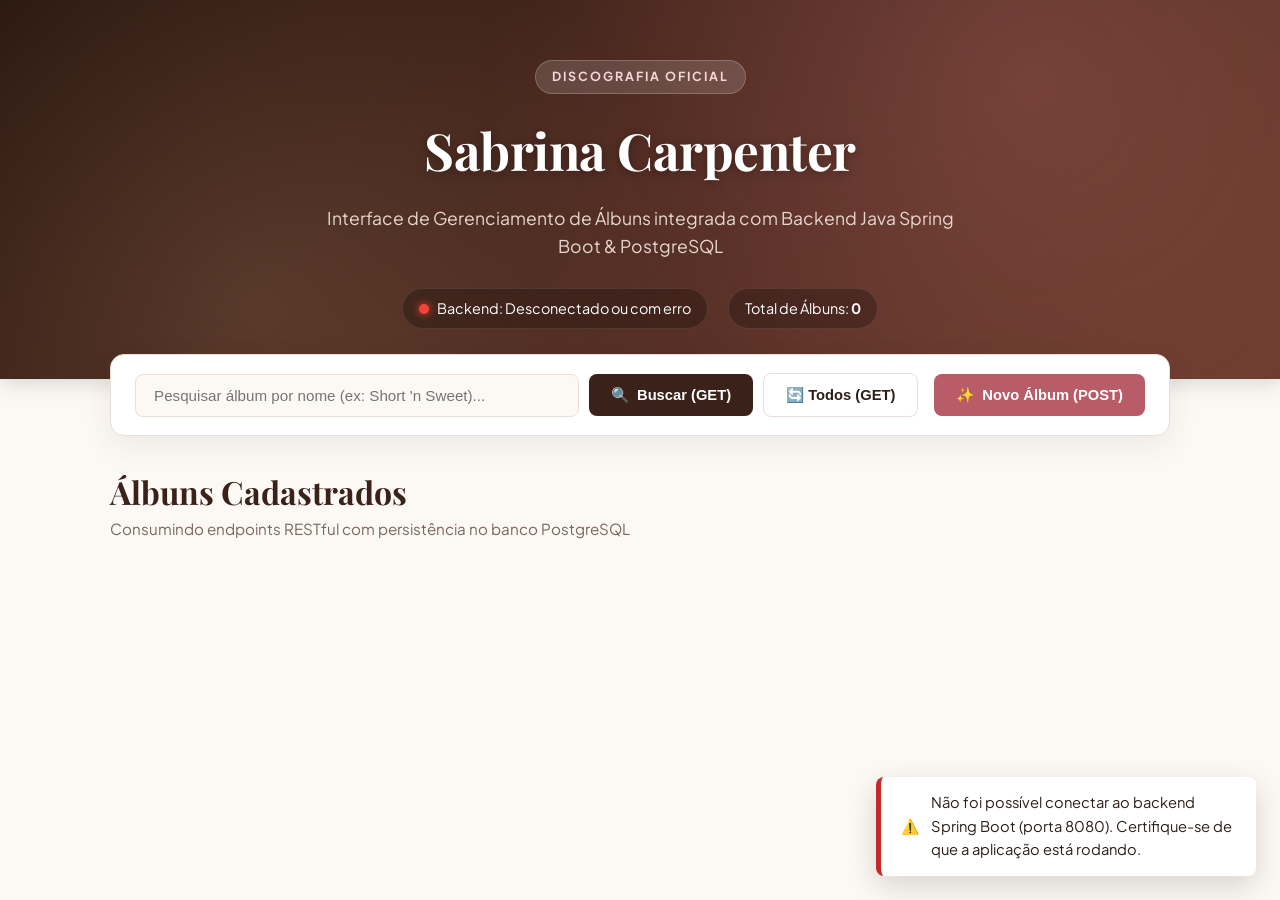
<file: frontend/index.html>
<!DOCTYPE html>
<html lang="pt-BR">
<head>
    <meta charset="UTF-8">
    <meta name="viewport" content="width=device-width, initial-scale=1.0">
    <title>Sabrina Carpenter • Discografia & Gestão de Álbuns</title>
    <link rel="preconnect" href="https://fonts.googleapis.com">
    <link rel="preconnect" href="https://fonts.gstatic.com" crossorigin>
    <link href="https://fonts.googleapis.com/css2?family=Playfair+Display:ital,wght@0,600;0,700;1,400&family=Plus+Jakarta+Sans:wght@400;500;600;700&display=swap" rel="stylesheet">
    <link rel="stylesheet" href="style.css">
</head>
<body>

    <!-- Topo / Header da Aplicação -->
    <header class="hero-header">
        <div class="hero-overlay"></div>
        <div class="hero-content">
            <span class="badge-artist">DISCOGRAFIA OFICIAL</span>
            <h1 class="hero-title">Sabrina Carpenter</h1>
            <p class="hero-subtitle">Interface de Gerenciamento de Álbuns integrada com Backend Java Spring Boot & PostgreSQL</p>
            
            <div class="status-bar">
                <div class="status-item">
                    <span class="status-dot"></span>
                    <span id="backendStatus">Backend: Conectado (Porta 8080)</span>
                </div>
                <div class="status-item">
                    <span>Total de Álbuns: <strong id="totalAlbunsCount">0</strong></span>
                </div>
            </div>
        </div>
    </header>

    <main class="container">

        <!-- Barra de Ações: Busca (GET por nome) e Novo Cadastro -->
        <section class="actions-section">
            <div class="search-box">
                <input type="text" id="inputBusca" placeholder="Pesquisar álbum por nome (ex: Short 'n Sweet)..." onkeypress="tratarEnterBusca(event)">
                <button class="btn btn-secondary" onclick="buscarAlbumPorNome()">
                    <span class="btn-icon">🔍</span> Buscar (GET)
                </button>
                <button class="btn btn-outline" onclick="listarTodosOsAlbuns()" title="Recarregar todos os álbuns">
                    🔄 Todos (GET)
                </button>
            </div>
            
            <button class="btn btn-primary" onclick="abrirModalFormulario()">
                <span class="btn-icon">✨</span> Novo Álbum (POST)
            </button>
        </section>

        <!-- Card de Destaque da Busca (se houver resultado específico) -->
        <section id="buscaResultadoContainer" class="search-result-container hidden">
            <div class="search-result-card">
                <div class="search-result-header">
                    <h3>🎯 Álbum Encontrado via <code>GET /album?nome=...</code></h3>
                    <button class="btn-close" onclick="fecharResultadoBusca()">&times;</button>
                </div>
                <div id="buscaResultadoConteudo" class="search-result-body"></div>
            </div>
        </section>

        <!-- Lista de Álbuns Cadastrados -->
        <section class="albums-section">
            <div class="section-header">
                <h2>Álbuns Cadastrados</h2>
                <p>Consumindo endpoints RESTful com persistência no banco PostgreSQL</p>
            </div>

            <!-- Loading Spinner -->
            <div id="loadingIndicator" class="loading-state">
                <div class="spinner"></div>
                <p>Carregando álbuns do backend...</p>
            </div>

            <!-- Grade de Álbuns -->
            <div id="albumsGrid" class="albums-grid"></div>

            <!-- Mensagem de Lista Vazia -->
            <div id="emptyState" class="empty-state hidden">
                <p>Nenhum álbum encontrado no banco de dados.</p>
                <button class="btn btn-primary" onclick="abrirModalFormulario()">Cadastrar o Primeiro Álbum</button>
            </div>
        </section>

    </main>

    <!-- Modal de Cadastro / Edição (POST / PUT) -->
    <div id="modalFormulario" class="modal-backdrop hidden">
        <div class="modal-window">
            <div class="modal-header">
                <h3 id="modalTitulo">Cadastrar Novo Álbum</h3>
                <button class="btn-close" onclick="fecharModalFormulario()">&times;</button>
            </div>
            
            <form id="albumForm" onsubmit="salvarOuAtualizarAlbum(event)">
                <input type="hidden" id="albumId">

                <div class="form-group">
                    <label for="nomeAlbum">Nome do Álbum *</label>
                    <input type="text" id="nomeAlbum" required placeholder="Ex: Short 'n Sweet">
                </div>

                <div class="form-row">
                    <div class="form-group">
                        <label for="anoLancamento">Ano de Lançamento</label>
                        <input type="number" id="anoLancamento" min="2000" max="2099" placeholder="Ex: 2024">
                    </div>

                    <div class="form-group">
                        <label for="numeroFaixas">Número de Faixas</label>
                        <input type="number" id="numeroFaixas" min="1" max="100" placeholder="Ex: 12">
                    </div>
                </div>

                <div class="form-row">
                    <div class="form-group">
                        <label for="genero">Gênero Musical</label>
                        <input type="text" id="genero" placeholder="Ex: Pop, Dance-pop">
                    </div>

                    <div class="form-group">
                        <label for="gravadora">Gravadora</label>
                        <input type="text" id="gravadora" placeholder="Ex: Island Records">
                    </div>
                </div>

                <div class="modal-footer">
                    <button type="button" class="btn btn-outline" onclick="fecharModalFormulario()">Cancelar</button>
                    <button type="submit" id="btnSubmitForm" class="btn btn-primary">
                        Salvar Álbum (POST)
                    </button>
                </div>
            </form>
        </div>
    </div>

    <!-- Container de Toasts / Mensagens Flutuantes -->
    <div id="toastContainer" class="toast-container"></div>

    <script src="app.js"></script>
</body>
</html>
</file>
<file: frontend/style.css>
:root {
    --bg-main: #fcf9f5;
    --bg-card: #ffffff;
    --text-primary: #2d1e18;
    --text-secondary: #7a665d;
    --accent: #b85d68;
    --accent-hover: #9e4a54;
    --accent-light: #f7e6e8;
    --espresso: #3a221b;
    --latte: #f3ece4;
    --border: #eadfd7;
    --success: #2e7d32;
    --danger: #c62828;
    --warning: #ef6c00;
    --info: #1565c0;
    --shadow: 0 10px 30px rgba(58, 34, 27, 0.08);
    --shadow-hover: 0 16px 36px rgba(58, 34, 27, 0.14);
    --radius-sm: 8px;
    --radius-md: 14px;
    --radius-lg: 22px;
    --transition: all 0.25s ease;
}

* {
    margin: 0;
    padding: 0;
    box-sizing: border-box;
}

body {
    font-family: 'Plus Jakarta Sans', -apple-system, BlinkMacSystemFont, 'Segoe UI', Roboto, sans-serif;
    background-color: var(--bg-main);
    color: var(--text-primary);
    line-height: 1.6;
    min-height: 100vh;
}

/* Header & Hero Section */
.hero-header {
    position: relative;
    background: linear-gradient(135deg, #2b1810 0%, #4a281e 50%, #68392b 100%);
    color: #ffffff;
    padding: 60px 24px 50px;
    overflow: hidden;
    box-shadow: 0 4px 20px rgba(0, 0, 0, 0.15);
}

.hero-overlay {
    position: absolute;
    top: 0;
    left: 0;
    width: 100%;
    height: 100%;
    background-image: radial-gradient(circle at 80% 20%, rgba(217, 124, 124, 0.25) 0%, transparent 50%),
                      radial-gradient(circle at 20% 80%, rgba(235, 185, 140, 0.15) 0%, transparent 40%);
    pointer-events: none;
}

.hero-content {
    position: relative;
    max-width: 1100px;
    margin: 0 auto;
    text-align: center;
}

.badge-artist {
    display: inline-block;
    padding: 6px 16px;
    background: rgba(255, 255, 255, 0.15);
    backdrop-filter: blur(8px);
    border: 1px solid rgba(255, 255, 255, 0.2);
    border-radius: 50px;
    font-size: 0.78rem;
    font-weight: 700;
    letter-spacing: 2px;
    margin-bottom: 16px;
    color: #f7d6d9;
}

.hero-title {
    font-family: 'Playfair Display', serif;
    font-size: 3.2rem;
    font-weight: 700;
    margin-bottom: 12px;
    letter-spacing: -0.5px;
    text-shadow: 0 2px 10px rgba(0, 0, 0, 0.3);
}

.hero-subtitle {
    font-size: 1.1rem;
    max-width: 650px;
    margin: 0 auto 28px;
    color: #e5d7cf;
}

.status-bar {
    display: flex;
    justify-content: center;
    align-items: center;
    gap: 20px;
    flex-wrap: wrap;
    font-size: 0.9rem;
}

.status-item {
    display: flex;
    align-items: center;
    gap: 8px;
    background: rgba(0, 0, 0, 0.25);
    padding: 8px 16px;
    border-radius: 30px;
    border: 1px solid rgba(255, 255, 255, 0.1);
}

.status-dot {
    width: 10px;
    height: 10px;
    border-radius: 50%;
    background-color: #4caf50;
    box-shadow: 0 0 8px #4caf50;
    display: inline-block;
}

.btn-info {
    background: rgba(255, 255, 255, 0.9);
    color: var(--espresso);
    border: none;
    padding: 8px 18px;
    border-radius: 30px;
    font-weight: 600;
    font-size: 0.88rem;
    cursor: pointer;
    transition: var(--transition);
}

.btn-info:hover {
    background: #ffffff;
    transform: translateY(-2px);
    box-shadow: 0 4px 12px rgba(0, 0, 0, 0.2);
}

/* Container */
.container {
    max-width: 1100px;
    margin: -25px auto 60px;
    padding: 0 20px;
    position: relative;
    z-index: 2;
}

/* Ações / Barra de Busca */
.actions-section {
    display: flex;
    justify-content: space-between;
    align-items: center;
    gap: 16px;
    background: var(--bg-card);
    padding: 18px 24px;
    border-radius: var(--radius-md);
    box-shadow: var(--shadow);
    border: 1px solid var(--border);
    margin-bottom: 30px;
    flex-wrap: wrap;
}

.search-box {
    display: flex;
    align-items: center;
    gap: 10px;
    flex: 1;
    min-width: 280px;
}

.search-box input {
    flex: 1;
    padding: 12px 18px;
    border: 1px solid var(--border);
    border-radius: var(--radius-sm);
    font-size: 0.95rem;
    outline: none;
    transition: var(--transition);
    background: var(--bg-main);
    color: var(--text-primary);
}

.search-box input:focus {
    border-color: var(--accent);
    box-shadow: 0 0 0 3px rgba(184, 93, 104, 0.15);
    background: #ffffff;
}

/* Botões */
.btn {
    display: inline-flex;
    align-items: center;
    justify-content: center;
    gap: 8px;
    padding: 12px 22px;
    border-radius: var(--radius-sm);
    font-weight: 600;
    font-size: 0.92rem;
    cursor: pointer;
    transition: var(--transition);
    border: none;
    text-decoration: none;
}

.btn-primary {
    background: var(--accent);
    color: #ffffff;
}

.btn-primary:hover {
    background: var(--accent-hover);
    transform: translateY(-1px);
    box-shadow: 0 4px 14px rgba(184, 93, 104, 0.35);
}

.btn-secondary {
    background: var(--espresso);
    color: #ffffff;
}

.btn-secondary:hover {
    background: #23120c;
    transform: translateY(-1px);
}

.btn-outline {
    background: transparent;
    border: 1px solid var(--border);
    color: var(--text-primary);
}

.btn-outline:hover {
    background: var(--latte);
    border-color: #d8c7bc;
}

.btn-danger {
    background: #ffebee;
    color: var(--danger);
    border: 1px solid #ffcdd2;
}

.btn-danger:hover {
    background: var(--danger);
    color: #ffffff;
}

.btn-sm {
    padding: 7px 14px;
    font-size: 0.82rem;
}

/* Card de Resultado de Busca */
.search-result-container {
    margin-bottom: 30px;
}

.search-result-card {
    background: #ffffff;
    border-left: 5px solid var(--accent);
    border-radius: var(--radius-md);
    padding: 24px;
    box-shadow: var(--shadow);
    border: 1px solid var(--border);
}

.search-result-header {
    display: flex;
    justify-content: space-between;
    align-items: center;
    margin-bottom: 16px;
    border-bottom: 1px solid var(--latte);
    padding-bottom: 10px;
}

.search-result-header h3 {
    font-size: 1.15rem;
    color: var(--espresso);
}

.search-result-header code {
    background: var(--latte);
    padding: 2px 8px;
    border-radius: 4px;
    font-size: 0.85rem;
}

/* Seção de Álbuns */
.section-header {
    margin-bottom: 24px;
}

.section-header h2 {
    font-family: 'Playfair Display', serif;
    font-size: 2rem;
    color: var(--espresso);
}

.section-header p {
    color: var(--text-secondary);
    font-size: 0.95rem;
}

.albums-grid {
    display: grid;
    grid-template-columns: repeat(auto-fill, minmax(320px, 1fr));
    gap: 24px;
}

/* Card de Álbum */
.album-card {
    background: var(--bg-card);
    border-radius: var(--radius-md);
    border: 1px solid var(--border);
    padding: 24px;
    box-shadow: var(--shadow);
    display: flex;
    flex-direction: column;
    justify-content: space-between;
    transition: var(--transition);
    position: relative;
    overflow: hidden;
}

.album-card:hover {
    transform: translateY(-4px);
    box-shadow: var(--shadow-hover);
    border-color: #d9c4b7;
}

.album-card::before {
    content: '';
    position: absolute;
    top: 0;
    left: 0;
    width: 100%;
    height: 4px;
    background: linear-gradient(90deg, var(--accent) 0%, #e8a598 100%);
}

.card-top {
    display: flex;
    justify-content: space-between;
    align-items: flex-start;
    margin-bottom: 14px;
}

.card-badges {
    display: flex;
    gap: 8px;
    flex-wrap: wrap;
}

.badge-year {
    background: var(--latte);
    color: var(--espresso);
    padding: 4px 10px;
    border-radius: 6px;
    font-size: 0.78rem;
    font-weight: 700;
}

.badge-genre {
    background: var(--accent-light);
    color: var(--accent);
    padding: 4px 10px;
    border-radius: 6px;
    font-size: 0.78rem;
    font-weight: 600;
}

.album-id {
    font-size: 0.8rem;
    color: #a89489;
    font-weight: 600;
}

.album-title {
    font-family: 'Playfair Display', serif;
    font-size: 1.45rem;
    color: var(--espresso);
    margin-bottom: 12px;
    line-height: 1.3;
}

.album-details {
    list-style: none;
    margin-bottom: 20px;
}

.album-details li {
    font-size: 0.88rem;
    color: var(--text-secondary);
    margin-bottom: 6px;
    display: flex;
    align-items: center;
    gap: 8px;
}

.album-details strong {
    color: var(--text-primary);
}

.card-actions {
    display: flex;
    gap: 10px;
    border-top: 1px solid var(--latte);
    padding-top: 16px;
}

/* Modais */
.modal-backdrop {
    position: fixed;
    top: 0;
    left: 0;
    width: 100%;
    height: 100%;
    background: rgba(29, 17, 13, 0.65);
    backdrop-filter: blur(4px);
    display: flex;
    align-items: center;
    justify-content: center;
    z-index: 1000;
    padding: 20px;
}

.modal-window {
    background: var(--bg-card);
    width: 100%;
    max-width: 520px;
    border-radius: var(--radius-lg);
    box-shadow: 0 25px 60px rgba(0, 0, 0, 0.3);
    overflow: hidden;
    animation: modalSlide 0.3s cubic-bezier(0.16, 1, 0.3, 1);
}

.modal-lg {
    max-width: 700px;
}

@keyframes modalSlide {
    from {
        opacity: 0;
        transform: translateY(20px) scale(0.97);
    }
    to {
        opacity: 1;
        transform: translateY(0) scale(1);
    }
}

.modal-header {
    display: flex;
    justify-content: space-between;
    align-items: center;
    padding: 22px 28px;
    background: var(--bg-main);
    border-bottom: 1px solid var(--border);
}

.modal-header h3 {
    font-family: 'Playfair Display', serif;
    font-size: 1.4rem;
    color: var(--espresso);
}

.btn-close {
    background: none;
    border: none;
    font-size: 1.6rem;
    color: var(--text-secondary);
    cursor: pointer;
    line-height: 1;
    transition: var(--transition);
}

.btn-close:hover {
    color: var(--danger);
}

#albumForm {
    padding: 28px;
}

.form-group {
    margin-bottom: 18px;
}

.form-group label {
    display: block;
    font-size: 0.88rem;
    font-weight: 600;
    color: var(--text-primary);
    margin-bottom: 6px;
}

.form-group input {
    width: 100%;
    padding: 11px 16px;
    border: 1px solid var(--border);
    border-radius: var(--radius-sm);
    font-size: 0.95rem;
    outline: none;
    transition: var(--transition);
    background: var(--bg-main);
}

.form-group input:focus {
    border-color: var(--accent);
    background: #ffffff;
    box-shadow: 0 0 0 3px rgba(184, 93, 104, 0.15);
}

.form-row {
    display: flex;
    gap: 16px;
}

.form-row .form-group {
    flex: 1;
}

.modal-footer {
    display: flex;
    justify-content: flex-end;
    gap: 12px;
    margin-top: 10px;
    padding-top: 18px;
    border-top: 1px solid var(--latte);
}

/* Modal Didático */
.modal-body.explicacao-content {
    padding: 24px 28px;
    max-height: 70vh;
    overflow-y: auto;
}

.explicacao-content h4 {
    color: var(--espresso);
    margin-top: 16px;
    margin-bottom: 8px;
    font-size: 1.05rem;
}

.explicacao-content h4:first-child {
    margin-top: 0;
}

.explicacao-content p, .explicacao-content ul {
    font-size: 0.92rem;
    color: var(--text-secondary);
    margin-bottom: 12px;
}

.explicacao-content ul {
    padding-left: 20px;
}

.explicacao-content li {
    margin-bottom: 8px;
}

/* Tags de Verbos HTTP */
.tag-get, .tag-post, .tag-put, .tag-delete {
    display: inline-block;
    padding: 2px 7px;
    border-radius: 4px;
    font-size: 0.75rem;
    font-weight: 700;
    font-family: monospace;
}

.tag-get { background: #e3f2fd; color: #1565c0; }
.tag-post { background: #e8f5e9; color: #2e7d32; }
.tag-put { background: #fff3e0; color: #e65100; }
.tag-delete { background: #ffebee; color: #c62828; }

/* Estados */
.loading-state {
    text-align: center;
    padding: 60px 20px;
    color: var(--text-secondary);
}

.spinner {
    width: 40px;
    height: 40px;
    border: 3px solid var(--border);
    border-top-color: var(--accent);
    border-radius: 50%;
    animation: spin 0.8s linear infinite;
    margin: 0 auto 16px;
}

@keyframes spin {
    to { transform: rotate(360deg); }
}

.empty-state {
    text-align: center;
    padding: 60px 20px;
    background: var(--bg-card);
    border-radius: var(--radius-md);
    border: 1px dashed var(--border);
}

.empty-state p {
    color: var(--text-secondary);
    margin-bottom: 18px;
    font-size: 1rem;
}

.hidden {
    display: none !important;
}

/* Toasts */
.toast-container {
    position: fixed;
    bottom: 24px;
    right: 24px;
    z-index: 2000;
    display: flex;
    flex-direction: column;
    gap: 12px;
}

.toast {
    background: #ffffff;
    color: var(--text-primary);
    padding: 14px 20px;
    border-radius: var(--radius-sm);
    box-shadow: 0 10px 30px rgba(0, 0, 0, 0.15);
    border-left: 5px solid var(--accent);
    display: flex;
    align-items: center;
    gap: 12px;
    font-size: 0.92rem;
    animation: toastIn 0.3s cubic-bezier(0.16, 1, 0.3, 1);
    max-width: 380px;
}

.toast-success { border-left-color: var(--success); }
.toast-error { border-left-color: var(--danger); }
.toast-info { border-left-color: var(--info); }

@keyframes toastIn {
    from { transform: translateX(100%); opacity: 0; }
    to { transform: translateX(0); opacity: 1; }
}

/* Responsividade */
@media (max-width: 768px) {
    .hero-title { font-size: 2.3rem; }
    .actions-section { flex-direction: column; align-items: stretch; }
    .search-box { flex-direction: column; }
    .form-row { flex-direction: column; gap: 0; }
    .albums-grid { grid-template-columns: 1fr; }
}
</file>
